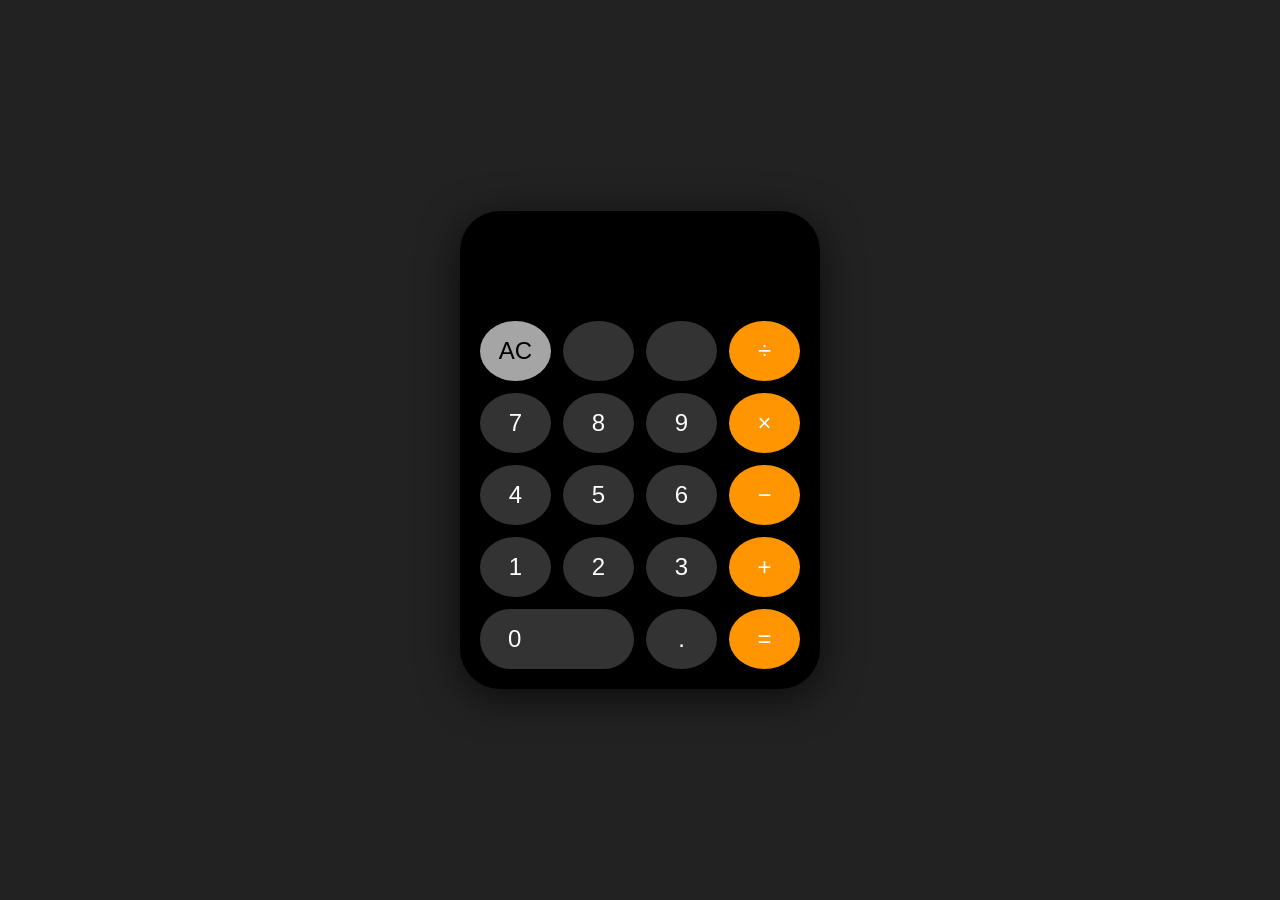
<file: index.html>
<!DOCTYPE html>
<html lang="en">
<head>
    <meta charset="UTF-8">
    <title>iPhone Style Calculator</title>
    <style>
        
        body {
            background: #222;
            font-family: 'SF Pro Display', Arial, sans-serif;
            margin: 0;
            padding: 0;
            min-height: 100vh;
            display: flex;
            align-items: center;
            justify-content: center;
        }
        .calculator {
            background: #000;
            border-radius: 40px;
            box-shadow: 0 8px 40px #000a;
            width: 320px;
            padding: 30px 20px 20px 20px;
        }
        #display {
            width: 100%;
            height: 60px;
            font-size: 2.5em;
            background: #000;
            color: #fff;
            border: none;
            border-radius: 12px;
            margin-bottom: 20px;
            text-align: right;
            padding: 0 10px;
            box-sizing: border-box;
        }
        .buttons {
            display: grid;
            grid-template-columns: repeat(4, 1fr);
            gap: 12px;
        }
        .btn {
            height: 60px;
            font-size: 1.5em;
            border: none;
            border-radius: 50%;
            background: #333;
            color: #fff;
            cursor: pointer;
            transition: background 0.2s;
        }
        .btn:active {
            background: #444;
        }
        .btn.operator {
            background: #ff9500;
            color: #fff;
        }
        .btn.operator:active {
            background: #ffa733;
        }
        .btn.clear {
            background: #a5a5a5;
            color: #000;
        }
        .btn.clear:active {
            background: #cfcfcf;
        }
        .btn.zero {
            grid-column: span 2;
            border-radius: 30px;
            text-align: left;
            padding-left: 28px;
        }
    </style>
</head>
<body>
    <div class="calculator">
        <input type="text" id="display" readonly>
        <div class="buttons">
            <button class="btn clear" onclick="clearDisplay()">AC</button>
            <button class="btn" onclick="append('')"></button>
            <button class="btn" onclick="append('')"></button>
            <button class="btn operator" onclick="append('/')">&divide;</button>

            <button class="btn" onclick="append('7')">7</button>
            <button class="btn" onclick="append('8')">8</button>
            <button class="btn" onclick="append('9')">9</button>
            <button class="btn operator" onclick="append('*')">&times;</button>           

            <button class="btn" onclick="append('4')">4</button>
            <button class="btn" onclick="append('5')">5</button>
            <button class="btn" onclick="append('6')">6</button>
            <button class="btn operator" onclick="append('-')">&minus;</button>

            <button class="btn" onclick="append('1')">1</button>
            <button class="btn" onclick="append('2')">2</button>
            <button class="btn" onclick="append('3')">3</button>
            <button class="btn operator" onclick="append('+')">+</button>

            <button class="btn zero" onclick="append('0')">0</button>
            <button class="btn" onclick="append('.')">.</button>
            <button class="btn operator" onclick="calculate()">=</button>
        </div>
    </div>
    <script>
        function append(char) {
            document.getElementById('display').value += char;
        }
        function clearDisplay() {
            document.getElementById('display').value = '';
        }
        function calculate() {
            try {
                document.getElementById('display').value = eval(document.getElementById('display').value);
            } catch {
                document.getElementById('display').value = 'Error';
            }
        }
    </script>
</body>
</html>
</file>
